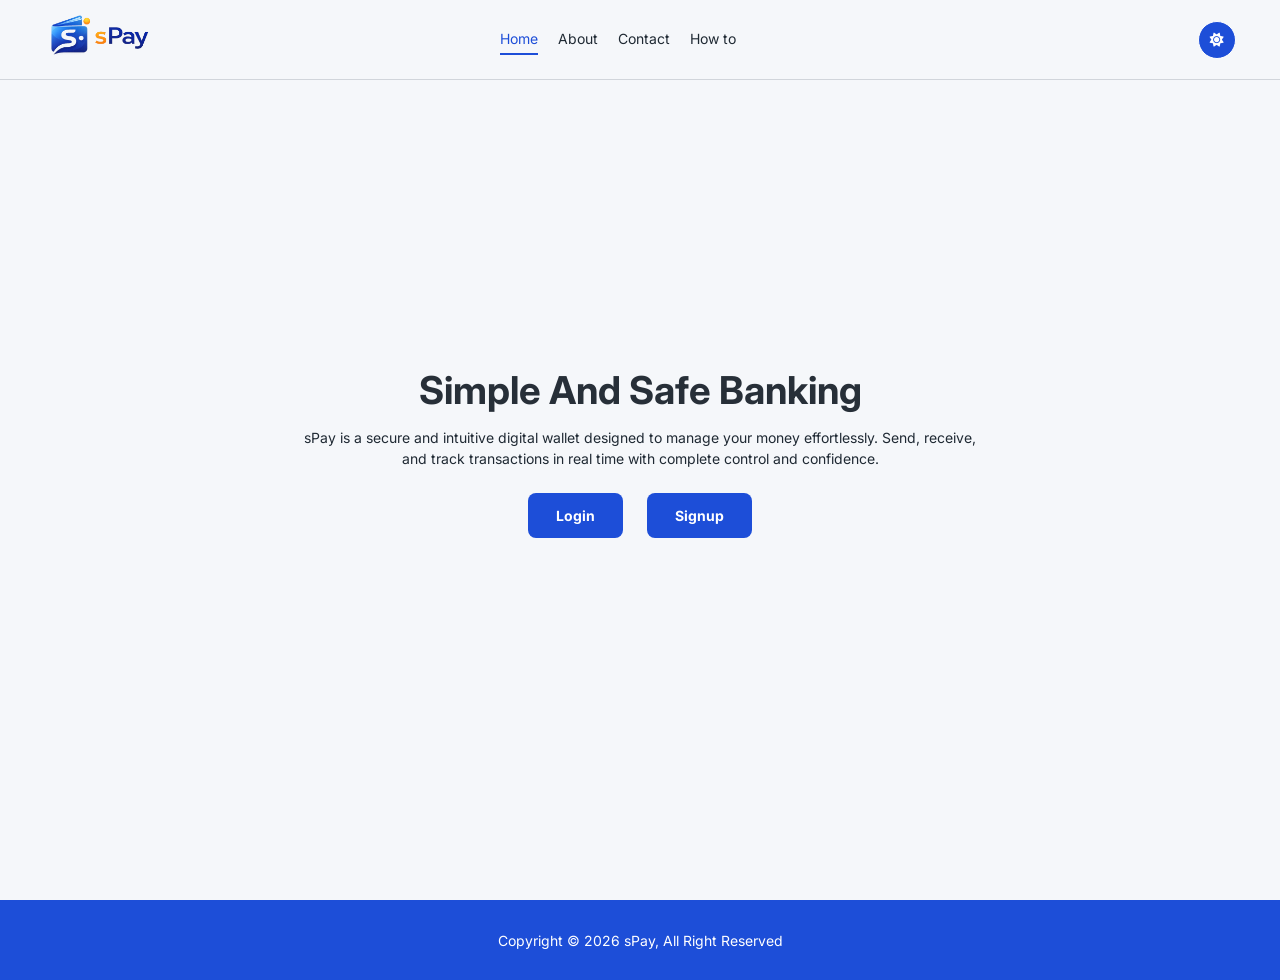
<file: index.html>
<!DOCTYPE html>
<html lang="en">
<head>
    <meta charset="UTF-8">
    <meta name="viewport" content="width=device-width, initial-scale=1.0">
    <title>sPay</title>

    <!-- ========================= FAVICON ========================== -->
    <link rel="icon" href="assets/images/Favicon.png" type="image/png">

    <!-- =================== CSS STYLING ======================== -->
    <link rel="stylesheet" href="assets/css/main.css">
    <link rel="stylesheet" href="assets/css/pages/index.css">

    <!-- ====================== ICONS & FONTS ==================== -->
    <link rel="stylesheet" href="https://cdnjs.cloudflare.com/ajax/libs/font-awesome/6.5.1/css/all.min.css" integrity="sha512-..." crossorigin="anonymous" referrerpolicy="no-referrer" />
    <link rel="preconnect" href="https://fonts.googleapis.com">
    <link rel="preconnect" href="https://fonts.gstatic.com" crossorigin>
    <link href="https://fonts.googleapis.com/css2?family=Inter:wght@400;500;600&family=Poppins:wght@500;600;700&display=swap" rel="stylesheet" >

</head>
<body >
    
    <!-- ======================== NAVBAR ============================= -->
    <nav class="navbar">
        <div class="nav-left">
            <img src="./assets/images/logo-light.png" alt="sPay" class="logo">
        </div>
        <div class="nav-middle">
                <a href="#" class="nav-link nav-active" >Home</a>
                <a href="#" class="nav-link">About</a>
                <a href="#" class="nav-link">Contact</a>
                <a href="#" class="nav-link">How to</a>
        </div>
        <div class="nav-right">
                <button id="themeToogle" class="btn-toogle" aria-label="Toggle theme"><i class="fa-solid fa-sun"></i></button> 
        </div>
    </nav>

    <!-- ======================== MAIN SECTION ====================== -->
    <main class="container">
        <h1 class="hero-title">Simple and Safe Banking</h1>
        <p class="hero-peragraph">sPay is a secure and intuitive digital wallet designed to manage your money effortlessly. Send, receive, and track transactions in real time with complete control and confidence.</p>
        <div class="btn-group">
            <a href="./pages/login.html" class="btn btn-md">Login</a>
            <a href="./pages/signup.html" class="btn btn-md">Signup</a>
        </div>

    </main>

    <!-- ========================= FOOTER ============================ -->
     <footer class="footer">
        <p class="footer-text">Copyright © 2026 sPay, All Right Reserved</p>
     </footer>



    <script src="assets/js/main.js"></script>
    <script src="assets/js/theme.js"></script>

</body>
</html>
</file>
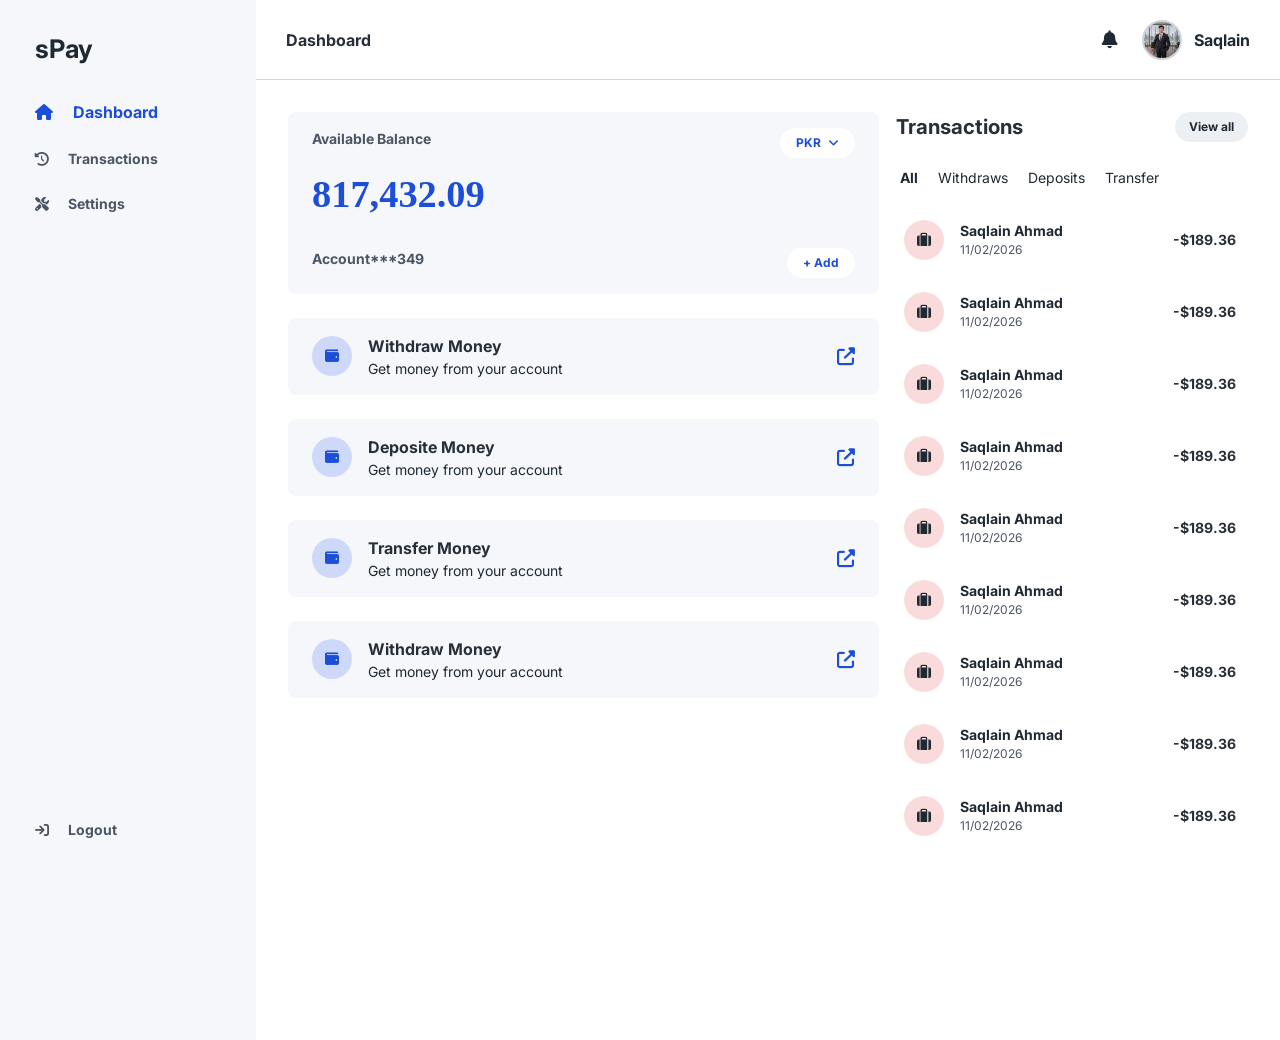
<file: pages/dashboard.html>
<!DOCTYPE html>
<html lang="en">

<head>
    <meta charset="UTF-8">
    <meta name="viewport" content="width=device-width, initial-scale=1.0">
    <title>sPay Dashboard</title>

    <!-- ========================= FAVICON ========================== -->
    <link rel="icon" href="../assets/images/Favicon.png" type="image/png">

    <!-- =================== CSS STYLING ======================== -->
    <link rel="stylesheet" href="../assets/css/main.css">
    <link rel="stylesheet" href="../assets/css/pages/dashboard.css">

    <!-- ====================== ICONS & FONTS ==================== -->
    <link rel="stylesheet" href="https://cdnjs.cloudflare.com/ajax/libs/font-awesome/6.5.1/css/all.min.css"
        integrity="sha512-..." crossorigin="anonymous" referrerpolicy="no-referrer" />
    <link rel="preconnect" href="https://fonts.googleapis.com">
    <link rel="preconnect" href="https://fonts.gstatic.com" crossorigin>
    <link
        href="https://fonts.googleapis.com/css2?family=Inter:wght@400;500;600&family=Poppins:wght@500;600;700&display=swap"
        rel="stylesheet">

</head>

<body>

    <!-- ========================== Container ======================= -->
    <div class="dashboard-container">
        <div class="dashboard-sidebar">
            <div class="sidebar-top">
                <h2 class="sidebar-heading">sPay</h2>
                <div class="sidebar-links">
                    <div><a href="./dashboard.html" class="sidebar-link sidebar-active"><i class="fa-solid fa-home"></i>
                            Dashboard</a></div>
                    <div><a href="./transactions.html" class="sidebar-link"><i class="fa-solid fa-history"></i>
                            Transactions</a></div>
                    <div><a href="./settings.html" class="sidebar-link"><i class="fa-solid fa-tools"></i> Settings</a>
                    </div>
                </div>
            </div>
            <div class="sidebar-bottom">
                <div><a href="./login.html" class="sidebar-link"><i class="fa-solid fa-arrow-right-to-bracket"></i> Logout</a>
                </div>
            </div>
        </div>

        <div class="dashboard-content">

            <!-- =========================== NAVBAR ========================= -->
            <div class="dashboard-nav">
                <div class="dashboard-nav-left">Dashboard</div>
                <div class="dashboard-nav-right">
                    <div class="dashboard-icon"><i class="fa-solid fa-bell"></i></div>
                    <div class="profile">
                        <div class="profile-img"></div>
                        <p>Saqlain</p>
                    </div>
                </div>
            </div>





            <div class="db-content">
                <div class="db-main">
                    <div class="db-main-card">
                        <div class="db-main-card-top">
                            <div class="db-mct-text">Available Balance</div>
                            <div class="db-mct-currency-btn">PKR <i class="fa-solid fa-angle-down"></i></div>
                        </div>
                        <div class="db-main-card-middle">
                            <div class="current-balance">817,432.09</div>
                        </div>
                        <div class="db-main-card-bottom">
                            <div class="db-mcb-text">Account***349</div>
                            <div class="db-mcb-add-btn">+ Add</div>
                        </div>
                    </div>
                    <div class="db-main-operations">
                        <div class="dbmo-card">
                            <div class="dbmo-card-left">
                                <div class="dbmo-card-icon"><i class="fa-solid fa-wallet"></i></div>
                                <div class="dbmo-card-info">
                                    <div class="dbmo-card-title">Withdraw Money</div>
                                    <div class="dbmo-card-text">Get money from your account</div>
                                </div>
                            </div>
                            <div class="dbmo-card-right"><i class="fa-solid fa-up-right-from-square"></i></div>
                        </div>

                        <div class="dbmo-card">
                            <div class="dbmo-card-left">
                                <div class="dbmo-card-icon"><i class="fa-solid fa-wallet"></i></div>
                                <div class="dbmo-card-info">
                                    <div class="dbmo-card-title">Deposite Money</div>
                                    <div class="dbmo-card-text">Get money from your account</div>
                                </div>
                            </div>
                            <div class="dbmo-card-right"><i class="fa-solid fa-up-right-from-square"></i></div>
                        </div>

                        <div class="dbmo-card">
                            <div class="dbmo-card-left">
                                <div class="dbmo-card-icon"><i class="fa-solid fa-wallet"></i></div>
                                <div class="dbmo-card-info">
                                    <div class="dbmo-card-title">Transfer Money</div>
                                    <div class="dbmo-card-text">Get money from your account</div>
                                </div>
                            </div>
                            <div class="dbmo-card-right"><i class="fa-solid fa-up-right-from-square"></i></div>
                        </div>

                        <div class="dbmo-card">
                            <div class="dbmo-card-left">
                                <div class="dbmo-card-icon"><i class="fa-solid fa-wallet"></i></div>
                                <div class="dbmo-card-info">
                                    <div class="dbmo-card-title">Withdraw Money</div>
                                    <div class="dbmo-card-text">Get money from your account</div>
                                </div>
                            </div>
                            <div class="dbmo-card-right"><i class="fa-solid fa-up-right-from-square"></i></div>
                        </div>
                    </div>
                </div>




                <div class="db-transactions">
                    <div class="db-transactions-top">
                        <div class="db-transactions-heading">Transactions</div>
                        <a href="#" class="btn-link btn-link-sm">View all</a>
                    </div>
                    <div class="db-transactions-tags">
                        <a href="#" class="tag-active">All</a>
                        <a href="#">Withdraws</a>
                        <a href="#">Deposits</a>
                        <a href="#">Transfer</a>
                    </div>
                    <div class="db-transactions-list">
                        <div class="db-list-group">
                            <div class="db-list-content">
                                <div class="db-list-icon"><i class="fa-solid fa-suitcase"></i></div>
                                <div class="db-list-info">
                                    <h3 class="db-list-name">Saqlain Ahmad</h3>
                                    <p class="db-list-date">11/02/2026</p>
                                </div>
                            </div>
                            <div class="db-list-money">-$189.36</div>
                        </div>
                        <div class="db-list-group">
                            <div class="db-list-content">
                                <div class="db-list-icon"><i class="fa-solid fa-suitcase"></i></div>
                                <div class="db-list-info">
                                    <h3 class="db-list-name">Saqlain Ahmad</h3>
                                    <p class="db-list-date">11/02/2026</p>
                                </div>
                            </div>
                            <div class="db-list-money">-$189.36</div>
                        </div>
                        <div class="db-list-group">
                            <div class="db-list-content">
                                <div class="db-list-icon"><i class="fa-solid fa-suitcase"></i></div>
                                <div class="db-list-info">
                                    <h3 class="db-list-name">Saqlain Ahmad</h3>
                                    <p class="db-list-date">11/02/2026</p>
                                </div>
                            </div>
                            <div class="db-list-money">-$189.36</div>
                        </div>
                        <div class="db-list-group">
                            <div class="db-list-content">
                                <div class="db-list-icon"><i class="fa-solid fa-suitcase"></i></div>
                                <div class="db-list-info">
                                    <h3 class="db-list-name">Saqlain Ahmad</h3>
                                    <p class="db-list-date">11/02/2026</p>
                                </div>
                            </div>
                            <div class="db-list-money">-$189.36</div>
                        </div>
                        <div class="db-list-group">
                            <div class="db-list-content">
                                <div class="db-list-icon"><i class="fa-solid fa-suitcase"></i></div>
                                <div class="db-list-info">
                                    <h3 class="db-list-name">Saqlain Ahmad</h3>
                                    <p class="db-list-date">11/02/2026</p>
                                </div>
                            </div>
                            <div class="db-list-money">-$189.36</div>
                        </div>
                        <div class="db-list-group">
                            <div class="db-list-content">
                                <div class="db-list-icon"><i class="fa-solid fa-suitcase"></i></div>
                                <div class="db-list-info">
                                    <h3 class="db-list-name">Saqlain Ahmad</h3>
                                    <p class="db-list-date">11/02/2026</p>
                                </div>
                            </div>
                            <div class="db-list-money">-$189.36</div>
                        </div>
                        <div class="db-list-group">
                            <div class="db-list-content">
                                <div class="db-list-icon"><i class="fa-solid fa-suitcase"></i></div>
                                <div class="db-list-info">
                                    <h3 class="db-list-name">Saqlain Ahmad</h3>
                                    <p class="db-list-date">11/02/2026</p>
                                </div>
                            </div>
                            <div class="db-list-money">-$189.36</div>
                        </div>
                        <div class="db-list-group">
                            <div class="db-list-content">
                                <div class="db-list-icon"><i class="fa-solid fa-suitcase"></i></div>
                                <div class="db-list-info">
                                    <h3 class="db-list-name">Saqlain Ahmad</h3>
                                    <p class="db-list-date">11/02/2026</p>
                                </div>
                            </div>
                            <div class="db-list-money">-$189.36</div>
                        </div>
                        <div class="db-list-group">
                            <div class="db-list-content">
                                <div class="db-list-icon"><i class="fa-solid fa-suitcase"></i></div>
                                <div class="db-list-info">
                                    <h3 class="db-list-name">Saqlain Ahmad</h3>
                                    <p class="db-list-date">11/02/2026</p>
                                </div>
                            </div>
                            <div class="db-list-money">-$189.36</div>
                        </div>
                        <div class="db-list-group">
                            <div class="db-list-content">
                                <div class="db-list-icon"><i class="fa-solid fa-suitcase"></i></div>
                                <div class="db-list-info">
                                    <h3 class="db-list-name">Saqlain Ahmad</h3>
                                    <p class="db-list-date">11/02/2026</p>
                                </div>
                            </div>
                            <div class="db-list-money">-$189.36</div>
                        </div>
                        <div class="db-list-group">
                            <div class="db-list-content">
                                <div class="db-list-icon"><i class="fa-solid fa-suitcase"></i></div>
                                <div class="db-list-info">
                                    <h3 class="db-list-name">Saqlain Ahmad</h3>
                                    <p class="db-list-date">11/02/2026</p>
                                </div>
                            </div>
                            <div class="db-list-money">-$189.36</div>
                        </div>
                        <div class="db-list-group">
                            <div class="db-list-content">
                                <div class="db-list-icon"><i class="fa-solid fa-suitcase"></i></div>
                                <div class="db-list-info">
                                    <h3 class="db-list-name">Saqlain Ahmad</h3>
                                    <p class="db-list-date">11/02/2026</p>
                                </div>
                            </div>
                            <div class="db-list-money">-$189.36</div>
                        </div>
                        <div class="db-list-group">
                            <div class="db-list-content">
                                <div class="db-list-icon"><i class="fa-solid fa-suitcase"></i></div>
                                <div class="db-list-info">
                                    <h3 class="db-list-name">Saqlain Ahmad</h3>
                                    <p class="db-list-date">11/02/2026</p>
                                </div>
                            </div>
                            <div class="db-list-money">-$189.36</div>
                        </div>
                        <div class="db-list-group">
                            <div class="db-list-content">
                                <div class="db-list-icon"><i class="fa-solid fa-suitcase"></i></div>
                                <div class="db-list-info">
                                    <h3 class="db-list-name">Saqlain Ahmad</h3>
                                    <p class="db-list-date">11/02/2026</p>
                                </div>
                            </div>
                            <div class="db-list-money">-$189.36</div>
                        </div>
                        <div class="db-list-group">
                            <div class="db-list-content">
                                <div class="db-list-icon"><i class="fa-solid fa-suitcase"></i></div>
                                <div class="db-list-info">
                                    <h3 class="db-list-name">Saqlain Ahmad</h3>
                                    <p class="db-list-date">11/02/2026</p>
                                </div>
                            </div>
                            <div class="db-list-money">-$189.36</div>
                        </div>
                        <div class="db-list-group">
                            <div class="db-list-content">
                                <div class="db-list-icon"><i class="fa-solid fa-suitcase"></i></div>
                                <div class="db-list-info">
                                    <h3 class="db-list-name">Saqlain Ahmad</h3>
                                    <p class="db-list-date">11/02/2026</p>
                                </div>
                            </div>
                            <div class="db-list-money">-$189.36</div>
                        </div>



                        <div class="db-transactions-btn"><a href="#" class="btn-link btn-link-md">View all <i
                                    class="fa-solid fa-arrow-down"></i></a></div>
                    </div>

                </div>
            </div>



        </div>
    </div>









    <script src="../assets/js/main.js"></script>
    <script src="../assets/js/theme.js"></script>
</body>

</html>
</file>
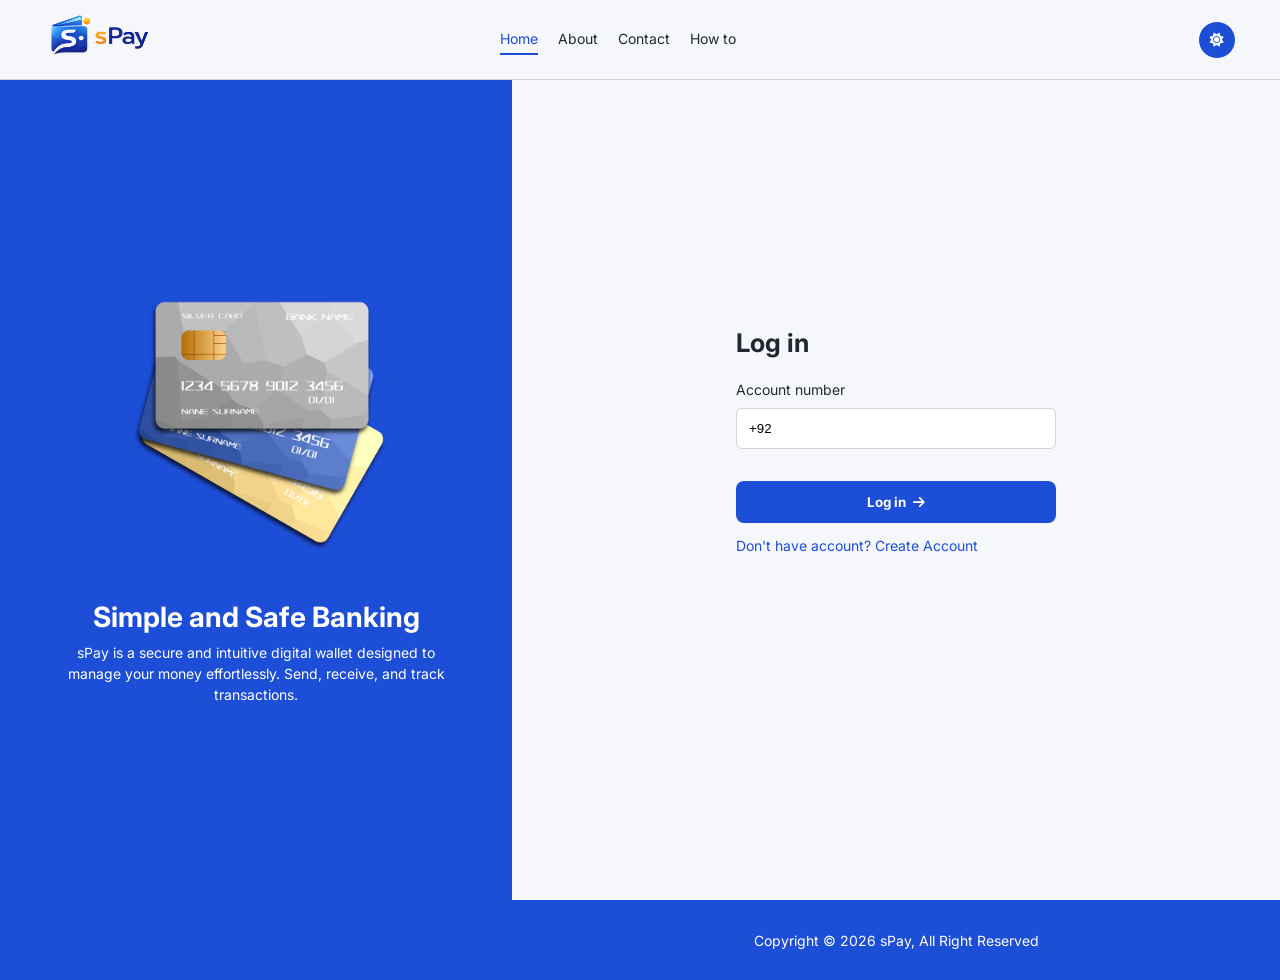
<file: pages/login.html>
<!DOCTYPE html>
<html lang="en">

<head>
    <meta charset="UTF-8">
    <meta name="viewport" content="width=device-width, initial-scale=1.0">
    <title>Login to sPay Account</title>

    <!-- ========================= FAVICON ========================== -->
    <link rel="icon" href="../assets/images/Favicon.png" type="image/png">

    <!-- =================== CSS STYLING ======================== -->
    <link rel="stylesheet" href="../assets/css/main.css">
    <link rel="stylesheet" href="../assets/css/pages/form.css">

    <!-- ====================== ICONS & FONTS ==================== -->
    <link rel="stylesheet" href="https://cdnjs.cloudflare.com/ajax/libs/font-awesome/6.5.1/css/all.min.css"
        integrity="sha512-..." crossorigin="anonymous" referrerpolicy="no-referrer" />
    <link rel="preconnect" href="https://fonts.googleapis.com">
    <link rel="preconnect" href="https://fonts.gstatic.com" crossorigin>
    <link
        href="https://fonts.googleapis.com/css2?family=Inter:wght@400;500;600&family=Poppins:wght@500;600;700&display=swap"
        rel="stylesheet">

</head>

<body>

    <!-- ======================== NAVBAR ============================= -->
    <nav class="navbar">
        <div class="nav-left">
            <img src="../assets/images/logo-light.png" alt="sPay" class="logo">
        </div>
        <div class="nav-middle">
            <a href="#" class="nav-link nav-active">Home</a>
            <a href="#" class="nav-link">About</a>
            <a href="#" class="nav-link">Contact</a>
            <a href="#" class="nav-link">How to</a>
        </div>
        <div class="nav-right">
            <button id="themeToogle" class="btn-toogle" aria-label="Toggle theme"><i
                    class="fa-solid fa-sun"></i></button>
        </div>
    </nav>

    <!-- ========================= Main =============================== -->
    <div class="main-container">
        <div class="left-container">
            <img src="../assets/images/credit-cards.png" alt="Credit Cards" class="credit-cards">

            <div class="main-container-content">
                <h1 class="hero-title">Simple and Safe Banking</h1>
                <p class="hero-peragraph">sPay is a secure and intuitive digital wallet designed to manage your money
                    effortlessly. Send, receive, and track transactions.</p>
            </div>
        </div>
        <div class="right-container">

            <form class="form">
                <h2 id="form-heading">Log in</h2>

                <div class="form-group" id="number-field">
                    <label>Account number</label>
                    <input type="tel" id="phoneInput" value="+92 " placeholder="+92 3XX XXXXXXX" maxlength="15" />
                </div>

                <div class="form-group hidden" id="otp-field">
                    <label>Account PIN</label>
                    <div class="otp-container">
                        <input type="text" maxlength="1" class="otp-input" />
                        <input type="text" maxlength="1" class="otp-input" />
                        <input type="text" maxlength="1" class="otp-input" />
                        <input type="text" maxlength="1" class="otp-input" />
                        <input type="text" maxlength="1" class="otp-input" />
                        <input type="text" maxlength="1" class="otp-input" />
                    </div>
                </div>

                <button class="btn btn-full" id="login-btn">Log in <i class="fa-solid fa-arrow-right"></i></button>
                <a href="./signup.html" class="account-link" id="account-link">Don't have account? Create Account</a>

            </form>


        </div>
    </div>

    <!-- ========================= FOOTER ============================ -->
    <footer class="footer" style="padding-left: 40%;">
        <p class="footer-text">Copyright © 2026 sPay, All Right Reserved</p>
    </footer>




    <script src="../assets/js/main.js"></script>
    <script src="../assets/js/theme.js"></script>
    <script src="../assets/js/login.js"></script>
</body>

</html>
</file>
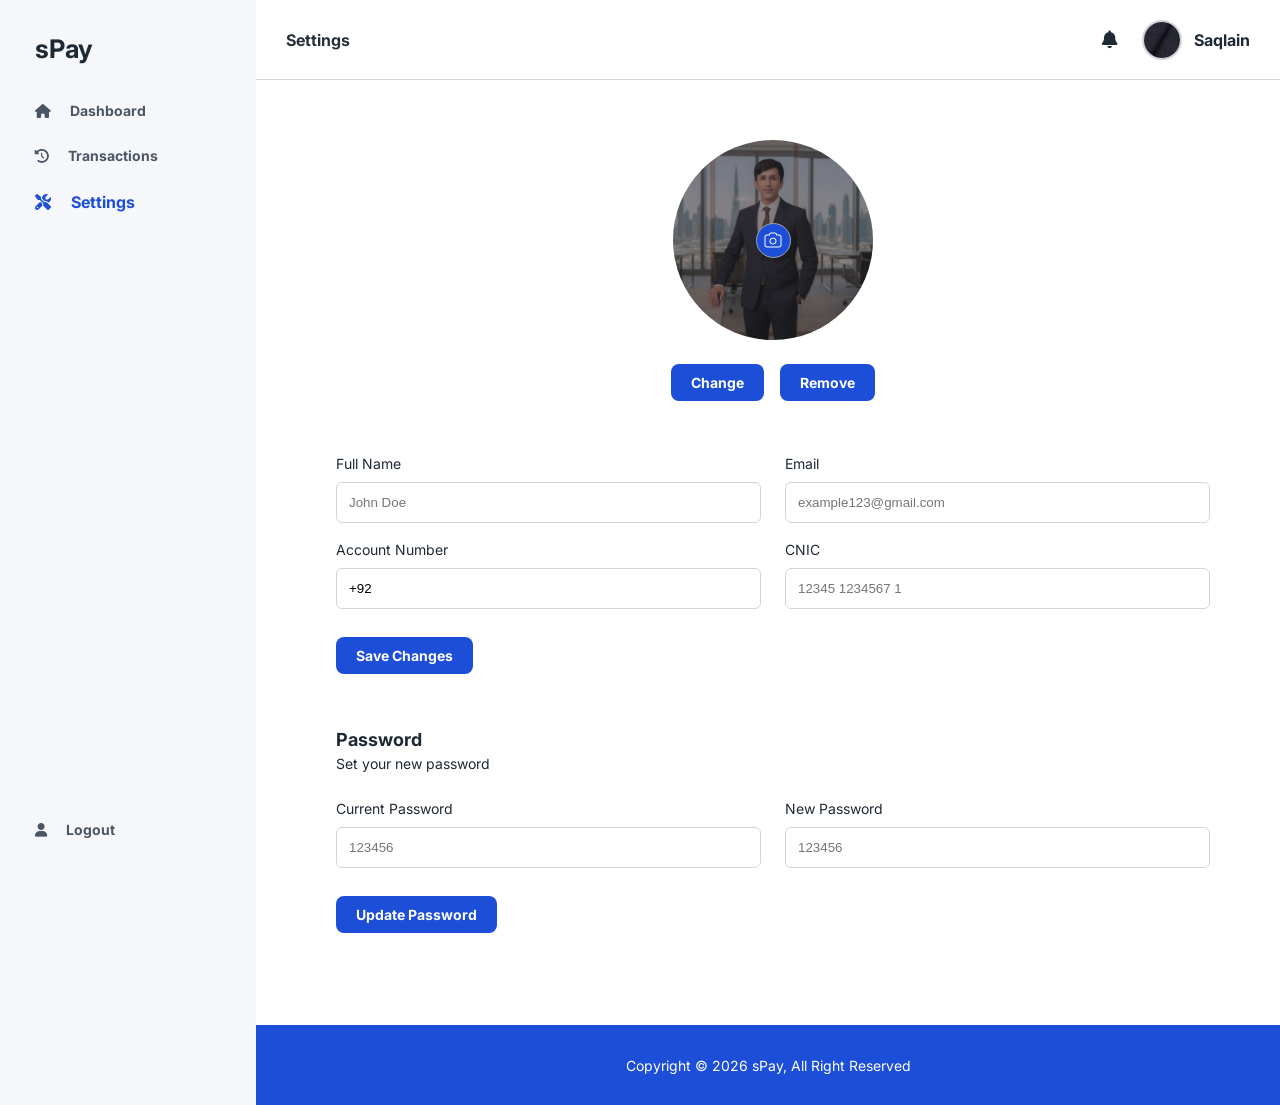
<file: pages/settings.html>
<!DOCTYPE html>
<html lang="en">

<head>
    <meta charset="UTF-8">
    <meta name="viewport" content="width=device-width, initial-scale=1.0">
    <title>sPay Profile</title>

    <!-- ========================= FAVICON ========================== -->
    <link rel="icon" href="../assets/images/Favicon.png" type="image/png">

    <!-- =================== CSS STYLING ======================== -->
    <link rel="stylesheet" href="../assets/css/main.css">
    <link rel="stylesheet" href="../assets/css/pages/settings.css">
    <link rel="stylesheet" href="../assets/css/pages/form.css">

    <!-- ====================== ICONS & FONTS ==================== -->
    <link rel="stylesheet" href="https://cdnjs.cloudflare.com/ajax/libs/font-awesome/6.5.1/css/all.min.css"
        integrity="sha512-..." crossorigin="anonymous" referrerpolicy="no-referrer" />
    <link rel="preconnect" href="https://fonts.googleapis.com">
    <link rel="preconnect" href="https://fonts.gstatic.com" crossorigin>
    <link
        href="https://fonts.googleapis.com/css2?family=Inter:wght@400;500;600&family=Poppins:wght@500;600;700&display=swap"
        rel="stylesheet">

</head>

<body>

    <!-- ========================== Container ======================= -->
    <div class="dashboard-container">
        <div class="dashboard-sidebar">
            <div class="sidebar-top">
                <h2 class="sidebar-heading">sPay</h2>
                <div class="sidebar-links">
                    <div><a href="./dashboard.html" class="sidebar-link "><i class="fa-solid fa-home"></i> Dashboard</a>
                    </div>
                    <div><a href="./transactions.html" class="sidebar-link"><i class="fa-solid fa-history"></i>
                            Transactions</a></div>
                    <div><a href="./settings.html" class="sidebar-link sidebar-active"><i class="fa-solid fa-tools"></i>
                            Settings</a></div>
                </div>
            </div>
            <div class="sidebar-bottom">
                <div><a href="./login.html" class="sidebar-link"><i class="fa-solid fa-user"></i> Logout</a></div>
            </div>
        </div>
        <div class="dashboard-content">

            <!-- =========================== NAVBAR ========================= -->
            <div class="dashboard-nav">
                <div class="dashboard-nav-left">Settings</div>
                <div class="dashboard-nav-right">
                    <div class="dashboard-icon"><i class="fa-solid fa-bell"></i></div>
                    <div class="profile">
                        <div class="profile-img"><img src="../assets/images/profile.jpg" alt="Profile"></div>
                        <p>Saqlain</p>
                    </div>
                </div>
            </div>





            <div class="db-settings">
                <div class="image-settings">
                    <div class="change-img">
                       <div class="change-icon"><i class="fa-solid fa-camera"></i></div>
                    </div>
                    <div class="change-img-btns">
                        <a href="#" class="btn btn-sm change-btn">Change</a>
                        <a href="#" class="btn btn-sm"> Remove </a>
                    </div>
                </div>
                <div class="info-settings">
                    <div class="field-group">
                        <div class="form-group">
                            <label>Full Name</label>
                            <input type="text" id="name" placeholder="John Doe" />
                        </div>
                        <div class="form-group">
                            <label>Email</label>
                            <input type="email" id="email" placeholder="example123@gmail.com" />
                        </div>
                    </div>
                    <div class="field-group">
                        <div class="form-group">
                            <label>Account Number</label>
                            <input type="tel" id="phoneInput" value="+92 " placeholder="+92 3XX XXXXXXX"
                                maxlength="15" />
                        </div>

                        <div class="form-group">
                            <label>CNIC</label>
                            <input type="text" placeholder="12345 1234567 1" pattern="[0-9]{5}[0-9]{7}[0-9]{1}" />
                        </div>
                    </div>
                    <div class="info-settings-btn">
                        <a href="#" class="btn btn-sm">Save Changes</a>
                    </div>
                </div>
                <div class="password-settings">
                    <div class="psw-setting-head">
                        <h3>Password</h3>
                        <p>Set your new password</p>
                    </div>
                    <div class="field-group">
                        <div class="form-group">
                            <label>Current Password</label>
                            <input type="password" placeholder="123456" maxlength="6" required />
                        </div>
                        <div class="form-group">
                            <label>New Password</label>
                            <input type="password" placeholder="123456" maxlength="6" required />
                        </div>
                    </div>
                    <div class="psw-settings-btn">
                        <a href="#" class="btn btn-sm">Update Password</a>
                    </div>
                </div>
            </div>






            <!-- ========================= FOOTER ============================ -->
            <footer class="footer">
                <p class="footer-text">Copyright © 2026 sPay, All Right Reserved</p>
            </footer>
        </div>
    </div>









    <script src="../assets/js/main.js"></script>
    <script src="../assets/js/theme.js"></script>
</body>

</html>
</file>
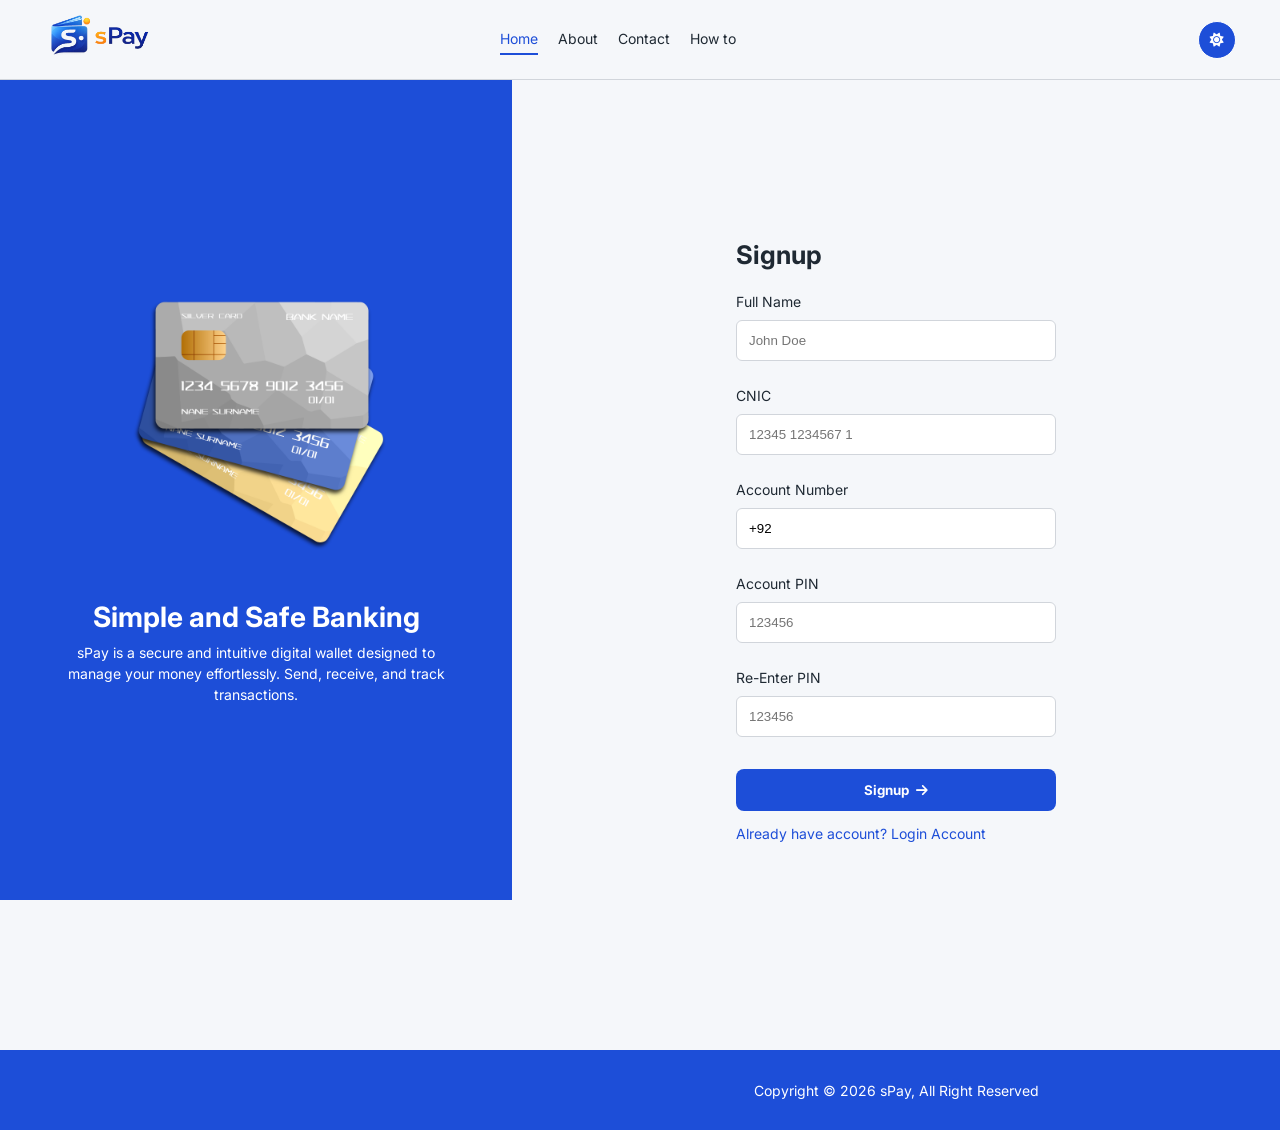
<file: pages/signup.html>
<!DOCTYPE html>
<html lang="en">

<head>
    <meta charset="UTF-8">
    <meta name="viewport" content="width=device-width, initial-scale=1.0">
    <title>Signup to sPay Account</title>

    <!-- ========================= FAVICON ========================== -->
    <link rel="icon" href="../assets/images/Favicon.png" type="image/png">

    <!-- =================== CSS STYLING ======================== -->
    <link rel="stylesheet" href="../assets/css/main.css">
    <link rel="stylesheet" href="../assets/css/pages/form.css">

    <!-- ====================== ICONS & FONTS ==================== -->
    <link rel="stylesheet" href="https://cdnjs.cloudflare.com/ajax/libs/font-awesome/6.5.1/css/all.min.css"
        integrity="sha512-..." crossorigin="anonymous" referrerpolicy="no-referrer" />
    <link rel="preconnect" href="https://fonts.googleapis.com">
    <link rel="preconnect" href="https://fonts.gstatic.com" crossorigin>
    <link
        href="https://fonts.googleapis.com/css2?family=Inter:wght@400;500;600&family=Poppins:wght@500;600;700&display=swap"
        rel="stylesheet">

</head>

<body>

    <!-- ======================== NAVBAR ============================= -->
    <nav class="navbar">
        <div class="nav-left">
            <img src="../assets/images/logo-light.png" alt="sPay" class="logo">
        </div>
        <div class="nav-middle">
            <a href="#" class="nav-link nav-active">Home</a>
            <a href="#" class="nav-link">About</a>
            <a href="#" class="nav-link">Contact</a>
            <a href="#" class="nav-link">How to</a>
        </div>
        <div class="nav-right">
            <button id="themeToogle" class="btn-toogle" aria-label="Toggle theme"><i
                    class="fa-solid fa-sun"></i></button>
        </div>
    </nav>

    <!-- ========================= Main =============================== -->
    <div class="main-container" style="margin-bottom: 150px;">
        <div class="left-container">
            <img src="../assets/images/credit-cards.png" alt="Credit Cards" class="credit-cards">

            <div class="main-container-content">
                <h1 class="hero-title">Simple and Safe Banking</h1>
                <p class="hero-peragraph">sPay is a secure and intuitive digital wallet designed to manage your money
                    effortlessly. Send, receive, and track transactions.</p>
            </div>
        </div>
        <div class="right-container">

            <form class="form" style="margin-top: 100px;">
                <h2 id="form-heading">Signup</h2>

                <div class="form-group">
                    <label>Full Name</label>
                    <input type="text" id="name" placeholder="John Doe" />
                </div>
                <div class="form-group">
                    <label>CNIC</label>
                    <input type="text" placeholder="12345 1234567 1" pattern="[0-9]{5}[0-9]{7}[0-9]{1}" required />
                </div>
                <div class="form-group">
                    <label>Account Number</label>
                    <input type="tel" id="phoneInput" value="+92 " placeholder="+92 3XX XXXXXXX" maxlength="15"
                        required />
                </div>
                <div class="form-group">
                    <label>Account PIN</label>
                    <input type="password" placeholder="123456" maxlength="6" required />
                </div>
                <div class="form-group">
                    <label>Re-Enter PIN</label>
                    <input type="password" placeholder="123456" maxlength="6" required />
                </div>



                <button type="button" onclick="window.location.href='./login.html'" class="btn btn-full">Signup <i
                        class="fa-solid fa-arrow-right"></i></button>
                <a href="./login.html" class="account-link" id="account-link">Already have account? Login Account</a>

            </form>


        </div>
    </div>
    <!-- ========================= FOOTER ============================ -->
    <footer class="footer" style="padding-left: 40%;">
        <p class="footer-text">Copyright © 2026 sPay, All Right Reserved</p>
    </footer>




    <script src="../assets/js/main.js"></script>
    <script src="../assets/js/theme.js"></script>
</body>

</html>
</file>
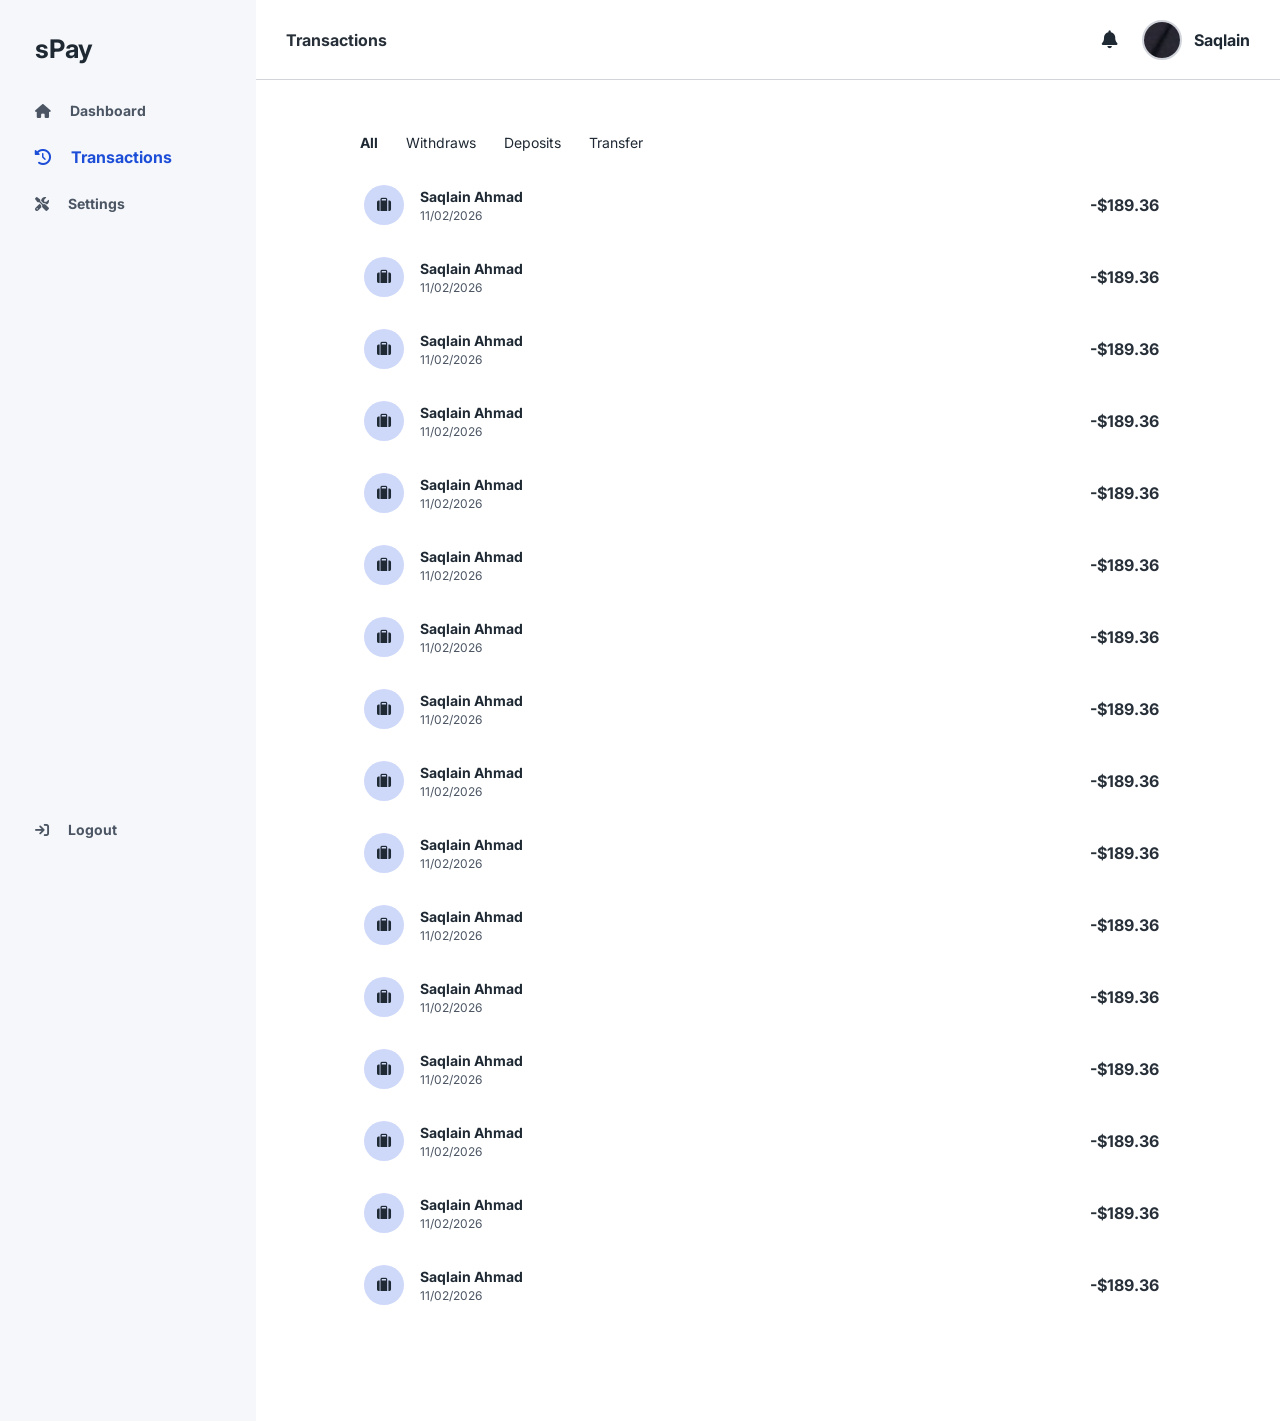
<file: pages/transactions.html>
<!DOCTYPE html>
<html lang="en">

<head>
    <meta charset="UTF-8">
    <meta name="viewport" content="width=device-width, initial-scale=1.0">
    <title>sPay Transactions</title>

    <!-- ========================= FAVICON ========================== -->
    <link rel="icon" href="../assets/images/Favicon.png" type="image/png">

    <!-- =================== CSS STYLING ======================== -->
    <link rel="stylesheet" href="../assets/css/main.css">
    <link rel="stylesheet" href="../assets/css/pages/transactions.css">

    <!-- ====================== ICONS & FONTS ==================== -->
    <link rel="stylesheet" href="https://cdnjs.cloudflare.com/ajax/libs/font-awesome/6.5.1/css/all.min.css"
        integrity="sha512-..." crossorigin="anonymous" referrerpolicy="no-referrer" />
    <link rel="preconnect" href="https://fonts.googleapis.com">
    <link rel="preconnect" href="https://fonts.gstatic.com" crossorigin>
    <link
        href="https://fonts.googleapis.com/css2?family=Inter:wght@400;500;600&family=Poppins:wght@500;600;700&display=swap"
        rel="stylesheet">

</head>

<body >

    <!-- ========================== Container ======================= -->
    <div class="dashboard-container" >
        <div class="dashboard-sidebar" >
            <div class="sidebar-top">
                <h2 class="sidebar-heading">sPay</h2>
                <div class="sidebar-links">
                    <div><a href="./dashboard.html" class="sidebar-link"><i class="fa-solid fa-home"></i>
                            Dashboard</a></div>
                    <div><a href="./transactions.html" class="sidebar-link sidebar-active"><i class="fa-solid fa-history"></i>
                            Transactions</a></div>
                    <div><a href="./settings.html" class="sidebar-link"><i class="fa-solid fa-tools"></i> Settings</a>
                    </div>
                </div>
            </div>
            <div class="sidebar-bottom">
                <div><a href="./login.html" class="sidebar-link"><i class="fa-solid fa-arrow-right-to-bracket"></i> Logout</a>
                </div>
            </div>
        </div>

        <div class="dashboard-content" >

            <!-- =========================== NAVBAR ========================= -->
            <div class="dashboard-nav">
                <div class="dashboard-nav-left">Transactions</div>
                <div class="dashboard-nav-right">
                    <div class="dashboard-icon"><i class="fa-solid fa-bell"></i></div>
                    <div class="profile">
                        <div class="profile-img"><img src="../assets/images/profile.jpg" alt="Profile"></div>
                        <p>Saqlain</p>
                    </div>
                </div>
            </div>






                <div class="db-transactions">
                    <div class="db-transactions-tags">
                        <a href="#" class="tag-active">All</a>
                        <a href="#">Withdraws</a>
                        <a href="#">Deposits</a>
                        <a href="#">Transfer</a>
                    </div>
                    <div class="db-transactions-list">
                        <div class="db-list-group">
                            <div class="db-list-content">
                                <div class="db-list-icon"><i class="fa-solid fa-suitcase"></i></div>
                                <div class="db-list-info">
                                    <h3 class="db-list-name">Saqlain Ahmad</h3>
                                    <p class="db-list-date">11/02/2026</p>
                                </div>
                            </div>
                            <div class="db-list-money">-$189.36</div>
                        </div>
                        <div class="db-list-group">
                            <div class="db-list-content">
                                <div class="db-list-icon"><i class="fa-solid fa-suitcase"></i></div>
                                <div class="db-list-info">
                                    <h3 class="db-list-name">Saqlain Ahmad</h3>
                                    <p class="db-list-date">11/02/2026</p>
                                </div>
                            </div>
                            <div class="db-list-money">-$189.36</div>
                        </div>
                        <div class="db-list-group">
                            <div class="db-list-content">
                                <div class="db-list-icon"><i class="fa-solid fa-suitcase"></i></div>
                                <div class="db-list-info">
                                    <h3 class="db-list-name">Saqlain Ahmad</h3>
                                    <p class="db-list-date">11/02/2026</p>
                                </div>
                            </div>
                            <div class="db-list-money">-$189.36</div>
                        </div>
                        <div class="db-list-group">
                            <div class="db-list-content">
                                <div class="db-list-icon"><i class="fa-solid fa-suitcase"></i></div>
                                <div class="db-list-info">
                                    <h3 class="db-list-name">Saqlain Ahmad</h3>
                                    <p class="db-list-date">11/02/2026</p>
                                </div>
                            </div>
                            <div class="db-list-money">-$189.36</div>
                        </div>
                        <div class="db-list-group">
                            <div class="db-list-content">
                                <div class="db-list-icon"><i class="fa-solid fa-suitcase"></i></div>
                                <div class="db-list-info">
                                    <h3 class="db-list-name">Saqlain Ahmad</h3>
                                    <p class="db-list-date">11/02/2026</p>
                                </div>
                            </div>
                            <div class="db-list-money">-$189.36</div>
                        </div>
                        <div class="db-list-group">
                            <div class="db-list-content">
                                <div class="db-list-icon"><i class="fa-solid fa-suitcase"></i></div>
                                <div class="db-list-info">
                                    <h3 class="db-list-name">Saqlain Ahmad</h3>
                                    <p class="db-list-date">11/02/2026</p>
                                </div>
                            </div>
                            <div class="db-list-money">-$189.36</div>
                        </div>
                        <div class="db-list-group">
                            <div class="db-list-content">
                                <div class="db-list-icon"><i class="fa-solid fa-suitcase"></i></div>
                                <div class="db-list-info">
                                    <h3 class="db-list-name">Saqlain Ahmad</h3>
                                    <p class="db-list-date">11/02/2026</p>
                                </div>
                            </div>
                            <div class="db-list-money">-$189.36</div>
                        </div>
                        <div class="db-list-group">
                            <div class="db-list-content">
                                <div class="db-list-icon"><i class="fa-solid fa-suitcase"></i></div>
                                <div class="db-list-info">
                                    <h3 class="db-list-name">Saqlain Ahmad</h3>
                                    <p class="db-list-date">11/02/2026</p>
                                </div>
                            </div>
                            <div class="db-list-money">-$189.36</div>
                        </div>
                        <div class="db-list-group">
                            <div class="db-list-content">
                                <div class="db-list-icon"><i class="fa-solid fa-suitcase"></i></div>
                                <div class="db-list-info">
                                    <h3 class="db-list-name">Saqlain Ahmad</h3>
                                    <p class="db-list-date">11/02/2026</p>
                                </div>
                            </div>
                            <div class="db-list-money">-$189.36</div>
                        </div>
                        <div class="db-list-group">
                            <div class="db-list-content">
                                <div class="db-list-icon"><i class="fa-solid fa-suitcase"></i></div>
                                <div class="db-list-info">
                                    <h3 class="db-list-name">Saqlain Ahmad</h3>
                                    <p class="db-list-date">11/02/2026</p>
                                </div>
                            </div>
                            <div class="db-list-money">-$189.36</div>
                        </div>
                        <div class="db-list-group">
                            <div class="db-list-content">
                                <div class="db-list-icon"><i class="fa-solid fa-suitcase"></i></div>
                                <div class="db-list-info">
                                    <h3 class="db-list-name">Saqlain Ahmad</h3>
                                    <p class="db-list-date">11/02/2026</p>
                                </div>
                            </div>
                            <div class="db-list-money">-$189.36</div>
                        </div>
                        <div class="db-list-group">
                            <div class="db-list-content">
                                <div class="db-list-icon"><i class="fa-solid fa-suitcase"></i></div>
                                <div class="db-list-info">
                                    <h3 class="db-list-name">Saqlain Ahmad</h3>
                                    <p class="db-list-date">11/02/2026</p>
                                </div>
                            </div>
                            <div class="db-list-money">-$189.36</div>
                        </div>
                        <div class="db-list-group">
                            <div class="db-list-content">
                                <div class="db-list-icon"><i class="fa-solid fa-suitcase"></i></div>
                                <div class="db-list-info">
                                    <h3 class="db-list-name">Saqlain Ahmad</h3>
                                    <p class="db-list-date">11/02/2026</p>
                                </div>
                            </div>
                            <div class="db-list-money">-$189.36</div>
                        </div>
                        <div class="db-list-group">
                            <div class="db-list-content">
                                <div class="db-list-icon"><i class="fa-solid fa-suitcase"></i></div>
                                <div class="db-list-info">
                                    <h3 class="db-list-name">Saqlain Ahmad</h3>
                                    <p class="db-list-date">11/02/2026</p>
                                </div>
                            </div>
                            <div class="db-list-money">-$189.36</div>
                        </div>
                        <div class="db-list-group">
                            <div class="db-list-content">
                                <div class="db-list-icon"><i class="fa-solid fa-suitcase"></i></div>
                                <div class="db-list-info">
                                    <h3 class="db-list-name">Saqlain Ahmad</h3>
                                    <p class="db-list-date">11/02/2026</p>
                                </div>
                            </div>
                            <div class="db-list-money">-$189.36</div>
                        </div>
                        <div class="db-list-group">
                            <div class="db-list-content">
                                <div class="db-list-icon"><i class="fa-solid fa-suitcase"></i></div>
                                <div class="db-list-info">
                                    <h3 class="db-list-name">Saqlain Ahmad</h3>
                                    <p class="db-list-date">11/02/2026</p>
                                </div>
                            </div>
                            <div class="db-list-money">-$189.36</div>
                        </div>



                        
                    </div>

                </div>





        </div>
    </div>









    <script src="../assets/js/main.js"></script>
    <script src="../assets/js/theme.js"></script>
</body>

</html>
</file>
<file: assets/css/main.css>
@import url("variables.css");
@import url("components.css");
@import url("useful-classes.css");

*{
  box-sizing: border-box;
  margin: 0;
  padding: 0;
}

body {
  line-height: 1.5;
  font-family: var(--font-body);
  color: var(--text-primary);
  font-size: var(--font-size-md);
  background-color: var(--bg-main);
}
</file>
<file: assets/css/pages/index.css>
/* =========================== Main Section ============================== */
.container {
  display: flex;
  flex-direction: column;
  width: 100%;
  height: 100vh;
  align-items: center;
  justify-content: center;
  gap: 8px;
}

.hero-peragraph {
  width: 700px;
  text-align: center;
}

.hero-title {
  font-size: var(--font-size-5xl);
  text-transform: capitalize;
  color: var(--text-heading);
}

.btn-group {
  margin-top: 16px;
  display: flex;
  flex-direction: row;
  gap: 24px;
}
</file>
<file: assets/css/pages/dashboard.css>
/* ======================= Dashboard Content =========================== */

/* ===== Dashboard Transactions =====*/
.db-content {
    display: flex;
    flex-direction: row;
    width: 100%;
    gap: 24px;
    margin-bottom: 60px;
    z-index: 1;
    margin-top: 80px;
}



.db-transactions {
    display: flex;
    flex-direction: column;
    width: 30%;
    margin-top: 24px;
    gap: 16px;
    position: fixed;
    right: 0;
    /* overflow-y: auto; */
    height: 85vh;
}

.db-transactions-top {
    display: flex;
    flex-direction: row;
    justify-content: space-between;
    align-items: center;
    margin: 8px 0;
}

.db-transactions-heading {
    font-size: var(--font-size-2xl);
    color: var(--text-heading);
    font-weight: bold;
}

.db-transactions-top a {
    margin-right: 32px;
}

.db-transactions-tags {
    margin-left: 4px;
}

.db-transactions-tags a {
    text-decoration: none;
    color: var(--text-primary);
    margin-right: 16px;
}

.tag-active {
    font-weight: bold;
}

.db-transactions-list {
    display: flex;
    flex-direction: column;
    margin: 0 28px 8px 0;
    overflow-y: auto;
    -ms-overflow-style: none;
    scrollbar-width: none;
}

.db-transactions-list::-webkit-scrollbar {
  display: none;
}

.db-list-group {
    display: flex;
    flex-direction: row;
    justify-content: space-between;
    align-items: center;
    padding: 16px 16px 16px 8px;
    border-radius: 8px;
}

.db-list-group:hover {
    background-color: var(--bg-main);
    cursor: pointer;
}

.db-list-content {
    display: flex;
    flex-direction: row;
    gap: 16px;
    align-items: center;
}

.db-list-icon {
    width: 40px;
    height: 40px;
    border: none;
    border-radius: 50%;
    background-color: #fadbdb;
    display: flex;
    align-items: center;
    justify-content: center;
}

.db-list-name {
    font-size: var(--font-size-md);
}

.db-list-date {
    color: var(--text-secondary);
    font-size: var(--font-size-sm);
}

.db-list-money {
    font-weight: bold;
    color: var(--text-heading);
}

.db-transactions-btn {
    align-self: center;
    margin-bottom: 48px;
    margin-top: 32px;
}

.btn-link i {
    margin-left: 6px;
}

.db-main {
    min-height: 100vh;
}




/* ========================= Dashboard Main ============================== */
.db-main {
    width: 76%;
    display: flex;
    flex-direction: column;
}

.db-main-card {
    background-color: var(--bg-main);
    display: flex;
    flex-direction: column;
    margin: 32px 32px 24px 32px;
    width: inherit;
    border-radius: 8px;
    padding: 16px 24px;
}

.db-main-card-top {
    display: flex;
    flex-direction: row;
    justify-content: space-between;
    margin-bottom: 8px;
}

.db-mct-text {
    font-weight: bold;
    color: var(--text-secondary);
}

.db-mct-currency-btn {
    padding: 6px 16px;
    background-color: var(--bg-card);
    border-radius: 16px;
    font-weight: bold;
    font-size: var(--font-size-sm);
    color: var(--color-primary-base);
    cursor: pointer;
}

.db-mct-currency-btn i {
    margin-left: 4px;
}

.current-balance {
    font-size: var(--font-size-5xl);
    font-weight: bold;
    color: var(--text-heading);
    color: var(--color-primary-base);
    font-family: 'Calibri';
}

.db-main-card-bottom {
    display: flex;
    flex-direction: row;
    justify-content: space-between;
    margin-top: 24px;
}

.db-mcb-text {
    font-weight: bold;
    color: var(--text-secondary);
}

.db-mcb-add-btn {
    padding: 6px 16px;
    background-color: var(--bg-card);
    border-radius: 16px;
    font-weight: bold;
    font-size: var(--font-size-sm);
    color: var(--color-primary-base);
    cursor: pointer;
}


/* ======= Card ========== */
.db-main-operations {
    display: flex;
    flex-direction: column;
    gap: 24px;
    margin: 0 32px;
    width: inherit;
}

.dbmo-card {
    background-color: var(--bg-main);
    display: flex;
    flex-direction: row;
    justify-content: space-between;
    align-items: center;
    border-radius: 8px;
    padding: 16px 24px;
    cursor: pointer;
    transition: border ease 0.3s;
}

.dbmo-card:hover {
    border: 1px solid var(--color-primary-base);
}

.dbmo-card-left {
    display: flex;
    flex-direction: row;
    gap: 16px;
    align-items: center;
}

.dbmo-card-icon {
    width: 40px;
    height: 40px;
    background-color: #ced8f9;
    color: var(--color-primary-base);
    display: flex;
    justify-content: center;
    align-items: center;
    border-radius: 50%;
}

.dbmo-card-title {
    font-size: var(--font-size-lg);
    color: var(--text-heading);
    font-weight: bold;
}

.dbmo-card-right {
    font-size: var(--font-size-xl);
    color: var(--color-primary-base);
}
</file>
<file: assets/css/pages/form.css>
.main-container {
    display: flex;
    flex-direction: row;
    width: 100%;
    gap: 0;
}

.left-container {
    display: flex;
    flex-direction: column;
    align-items: center;
    justify-content: center;
    width: 40%;
    height: 100vh;
    z-index: 1;
    background-color: var(--color-primary-light);
    position: fixed;
}

.credit-cards {
    width: 400px;
}

.right-container {
    width: 60%;
    top: 80px;
    left: 40%;
    position: relative;
    display: flex;
    flex-direction: column;
    justify-content: space-between;
    align-items: center;
    min-height: 100vh;
}

.main-container-content {
    text-align: center;
    width: 400px;
    color: var(--color-white);
}

.main-container-content h1 {
    margin-bottom: 4px;
}




/* ================== Form ====================== */
.form {
    display: flex;
    flex-direction: column;
    height: 80%;
    width: 320px;
    justify-content: center;
    gap: 8px;
}

.form h2 {
    font-size: var(--font-size-3xl);
    margin-bottom: 8px;
}

.form-group {
    display: flex;
    flex-direction: column;
    gap: 8px;
    margin-bottom: 16px;
}

.form-group input {
    padding: 12px;
    border: 1px solid var(--border-secondary);
    border-radius: 6px;
}

.form-group input:focus {
    border-color: var(--color-primary-base);
    outline: none;
}

.account-link {
    text-decoration: none;
    color: var(--color-primary-light);
    margin-top: 4px;
}

.account-link:hover {
    text-decoration: underline;
}

.btn-full {
    margin-top: 8px;
}

.btn-full i {
    margin-left: 4px;
}

.otp-container {
    display: flex;
    flex-direction: row;
    gap: 16px;
}

.otp-input {
    width: 40px;
    text-align: center;
    padding: 9px 0 !important;
    font-size: var(--font-size-lg);
}

.hidden {
    display: none;
}
</file>
<file: assets/css/pages/settings.css>
.db-settings {
    display: flex;
    flex-direction: column;
    gap: 60px;
    margin-bottom: 60px;
    z-index: 1;
    margin: 140px 70px 100px 80px;
}

.image-settings {
    display: flex;
    flex-direction: column;
    align-items: center;
    gap: 32px;
}

.change-img {
    background: linear-gradient(rgba(40, 39, 44, 0.5), rgba(35, 35, 38, 0.5)), url('../../images/profile.jpg') center/cover no-repeat;
    width: 200px;
    height: 200px;
    border-radius: 50%;
    display: flex;
    justify-content: center;
    align-items: center;
}


.change-icon {
    background-color: var(--color-primary-light);
    width: 35px;
    height: 35px;
    border-radius: 50%;
    display: flex;
    justify-content: center;
    align-items: center;
    font-size: var(--font-size-lg);
    border: 1px solid #a1a3a5;
}

.fa-camera {
    border: 1px solid var(color-white);
    color: transparent;
    -webkit-text-stroke: 1px var(--color-white);
}

.change-btn {
    margin-right: 12px;
}


.field-group {
    display: flex;
    flex-direction: row;
    width: 100%;
    gap: 24px;
    justify-content: center;
}

.form-group {
    width: 50%;
}

.info-settings-btn, .psw-settings-btn {
    margin-top: 20px;
}

.psw-setting-head {
    margin-bottom: 24px;
}

.psw-setting-head h3 {
    font-size: var(--font-size-xl);
}
</file>
<file: assets/css/pages/transactions.css>
/* ===== Transactions =====*/

.db-transactions {
    display: flex;
    flex-direction: column;
    width: 80%;
    margin: 100px 80px 100px 100px;
    gap: 16px;
    background-color: var(--bg-card);
}

.db-transactions-tags {
    margin-top: 32px;
    margin-left: 4px;
}

.db-transactions-tags a {
    text-decoration: none;
    color: var(--text-primary);
    margin-right: 24px;
}

.tag-active {
    font-weight: bold;
}

.db-transactions-list {
    display: flex;
    flex-direction: column;
}

.db-list-group {
    display: flex;
    flex-direction: row;
    justify-content: space-between;
    align-items: center;
    padding: 16px 16px 16px 8px;
    border-radius: 8px;
}

.db-list-group:hover {
    background-color: var(--bg-main);
    cursor: pointer;
}

.db-list-content {
    display: flex;
    flex-direction: row;
    gap: 16px;
    align-items: center;
}

.db-list-icon {
    width: 40px;
    height: 40px;
    border: none;
    border-radius: 50%;
    background-color: #ced8f9;
    display: flex;
    align-items: center;
    justify-content: center;
}

.db-list-name {
    font-size: var(--font-size-md);
}

.db-list-date {
    color: var(--text-secondary);
    font-size: var(--font-size-sm);
}

.db-list-money {
    font-weight: bold;
    color: var(--text-heading);
    font-size: var(--font-size-lg);
}
</file>
